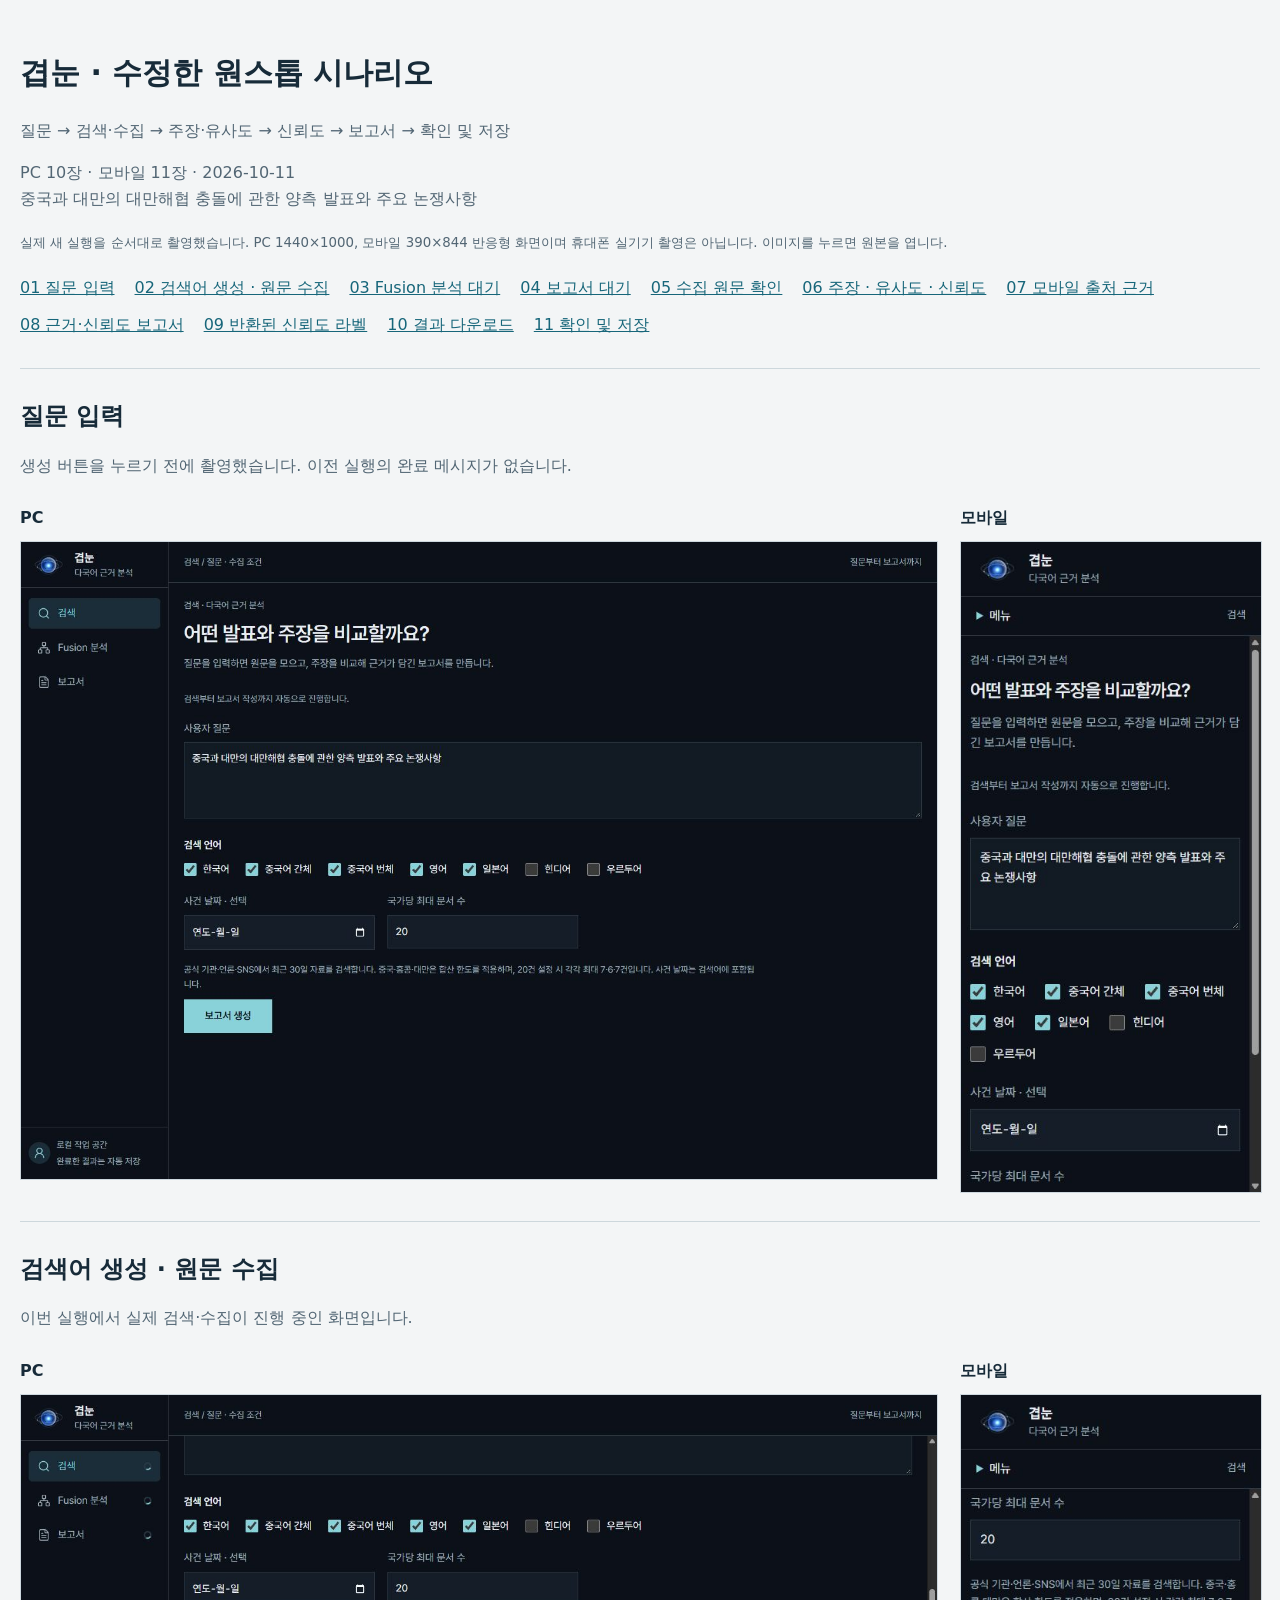
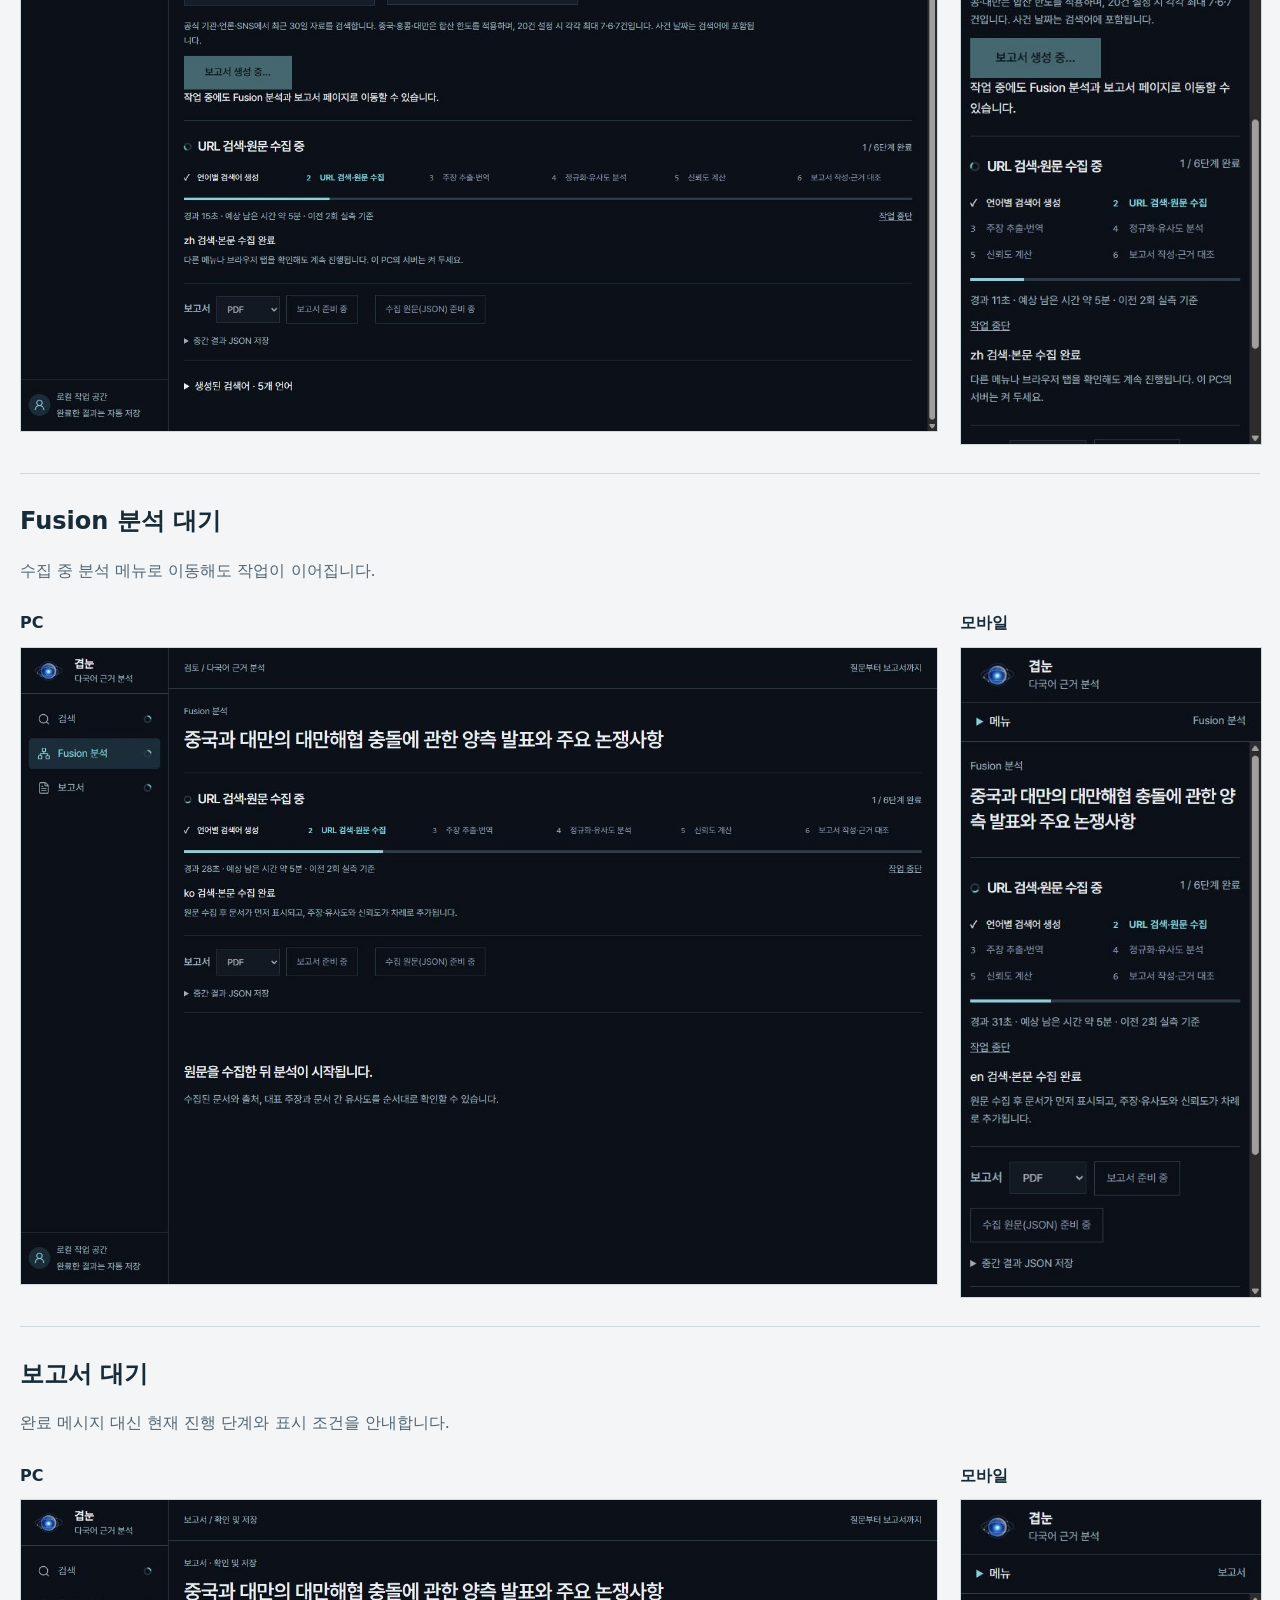
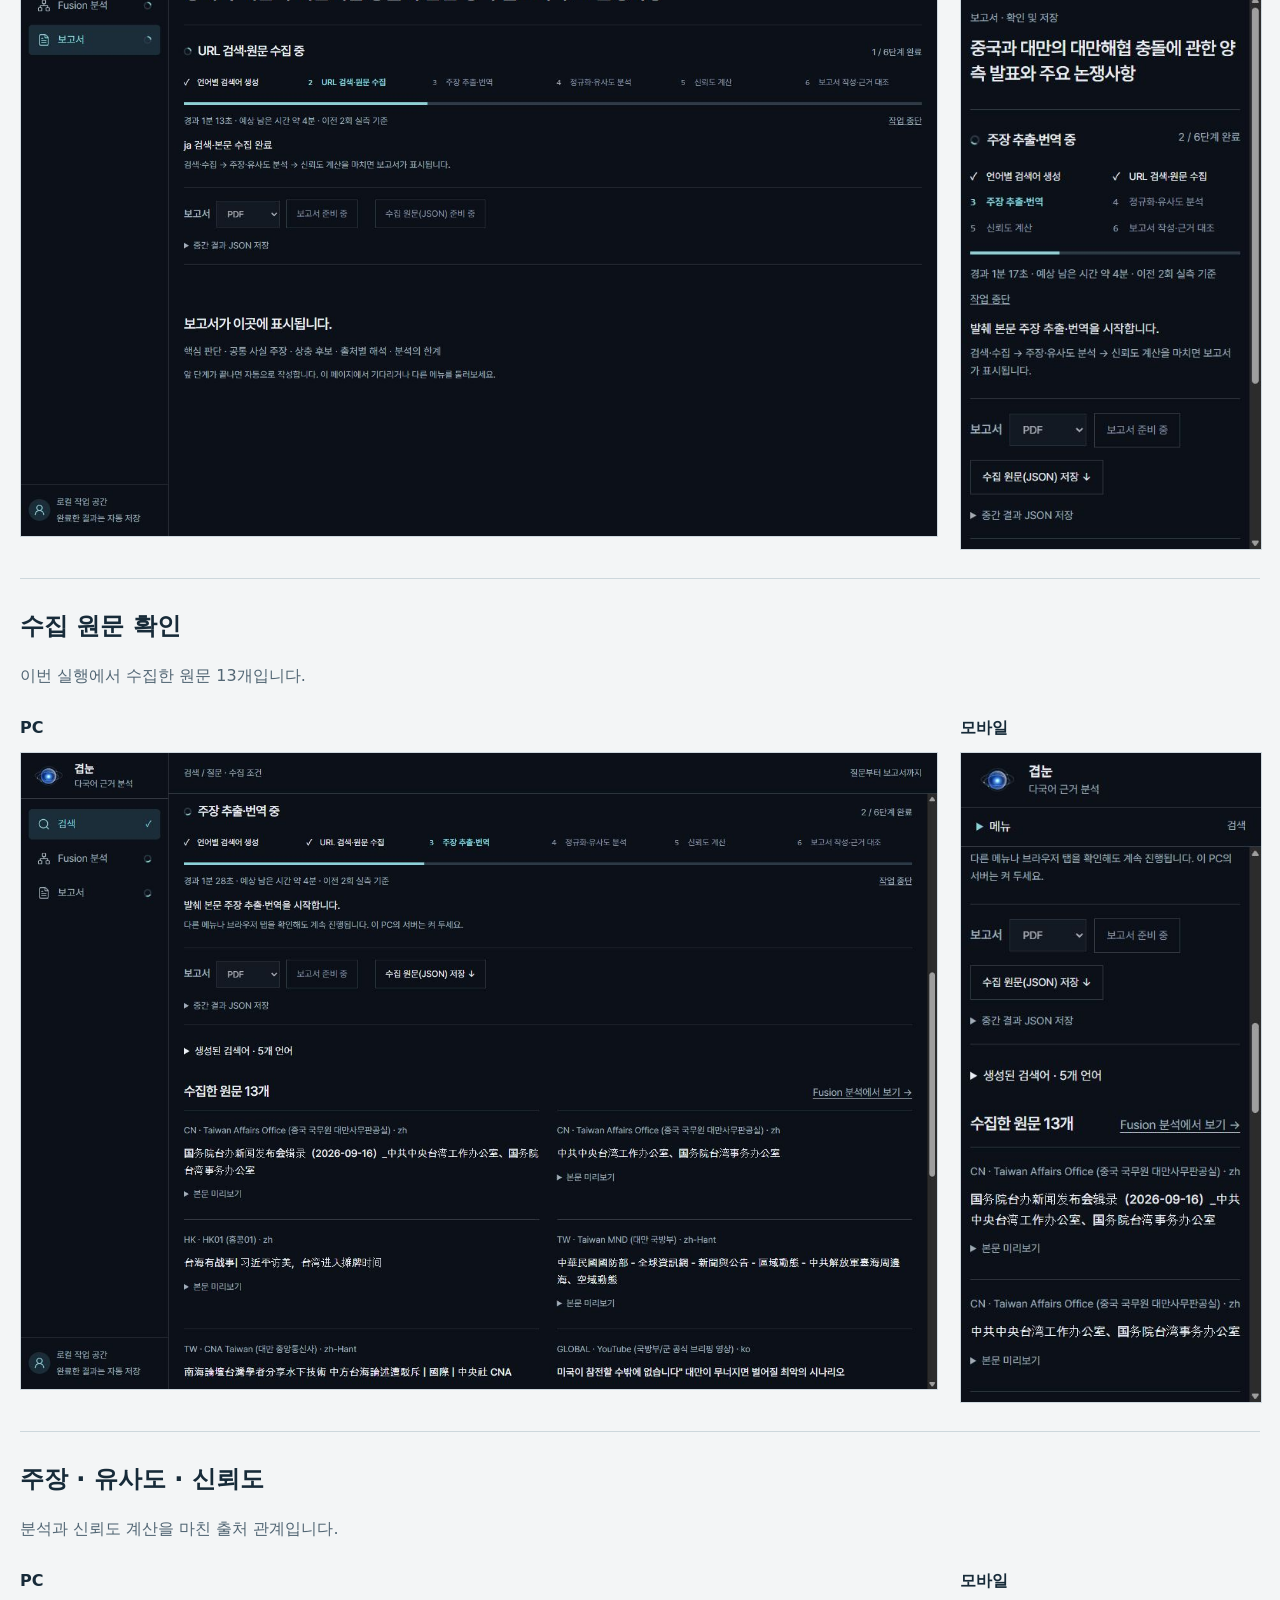
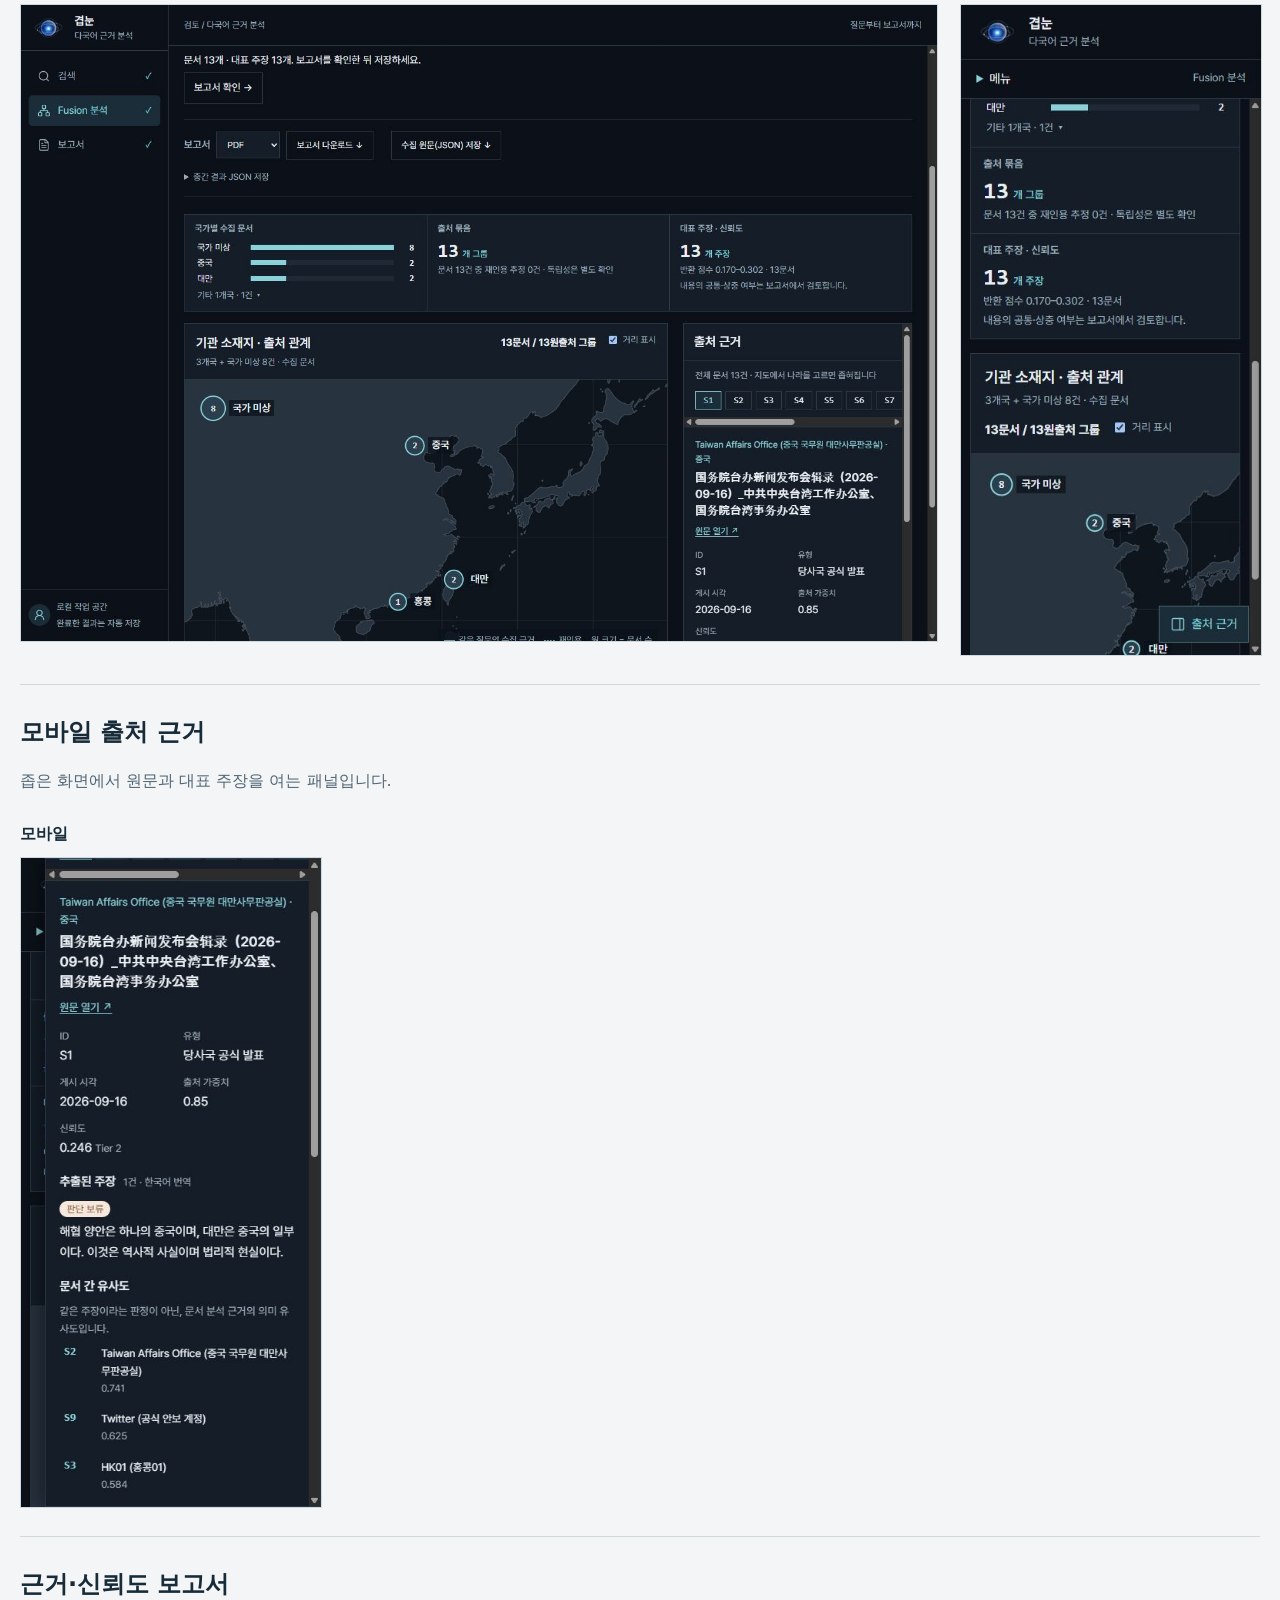
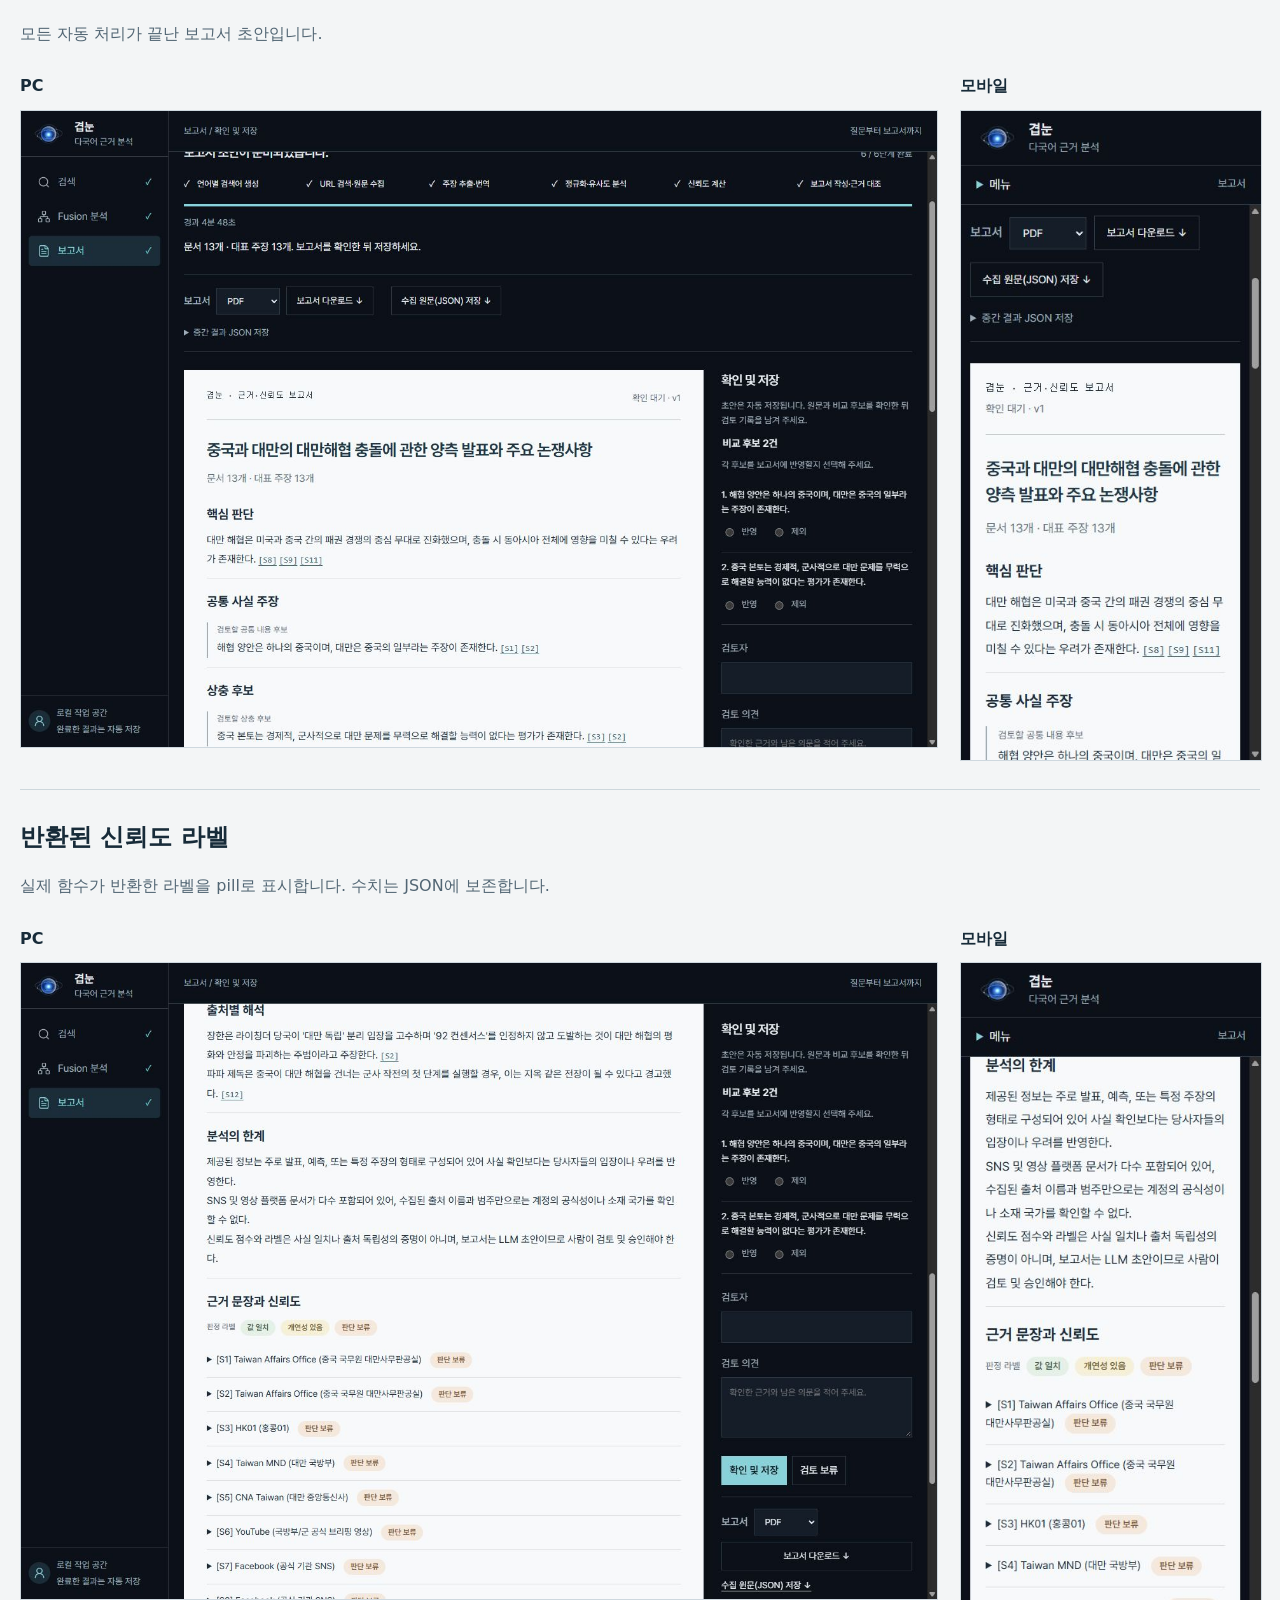
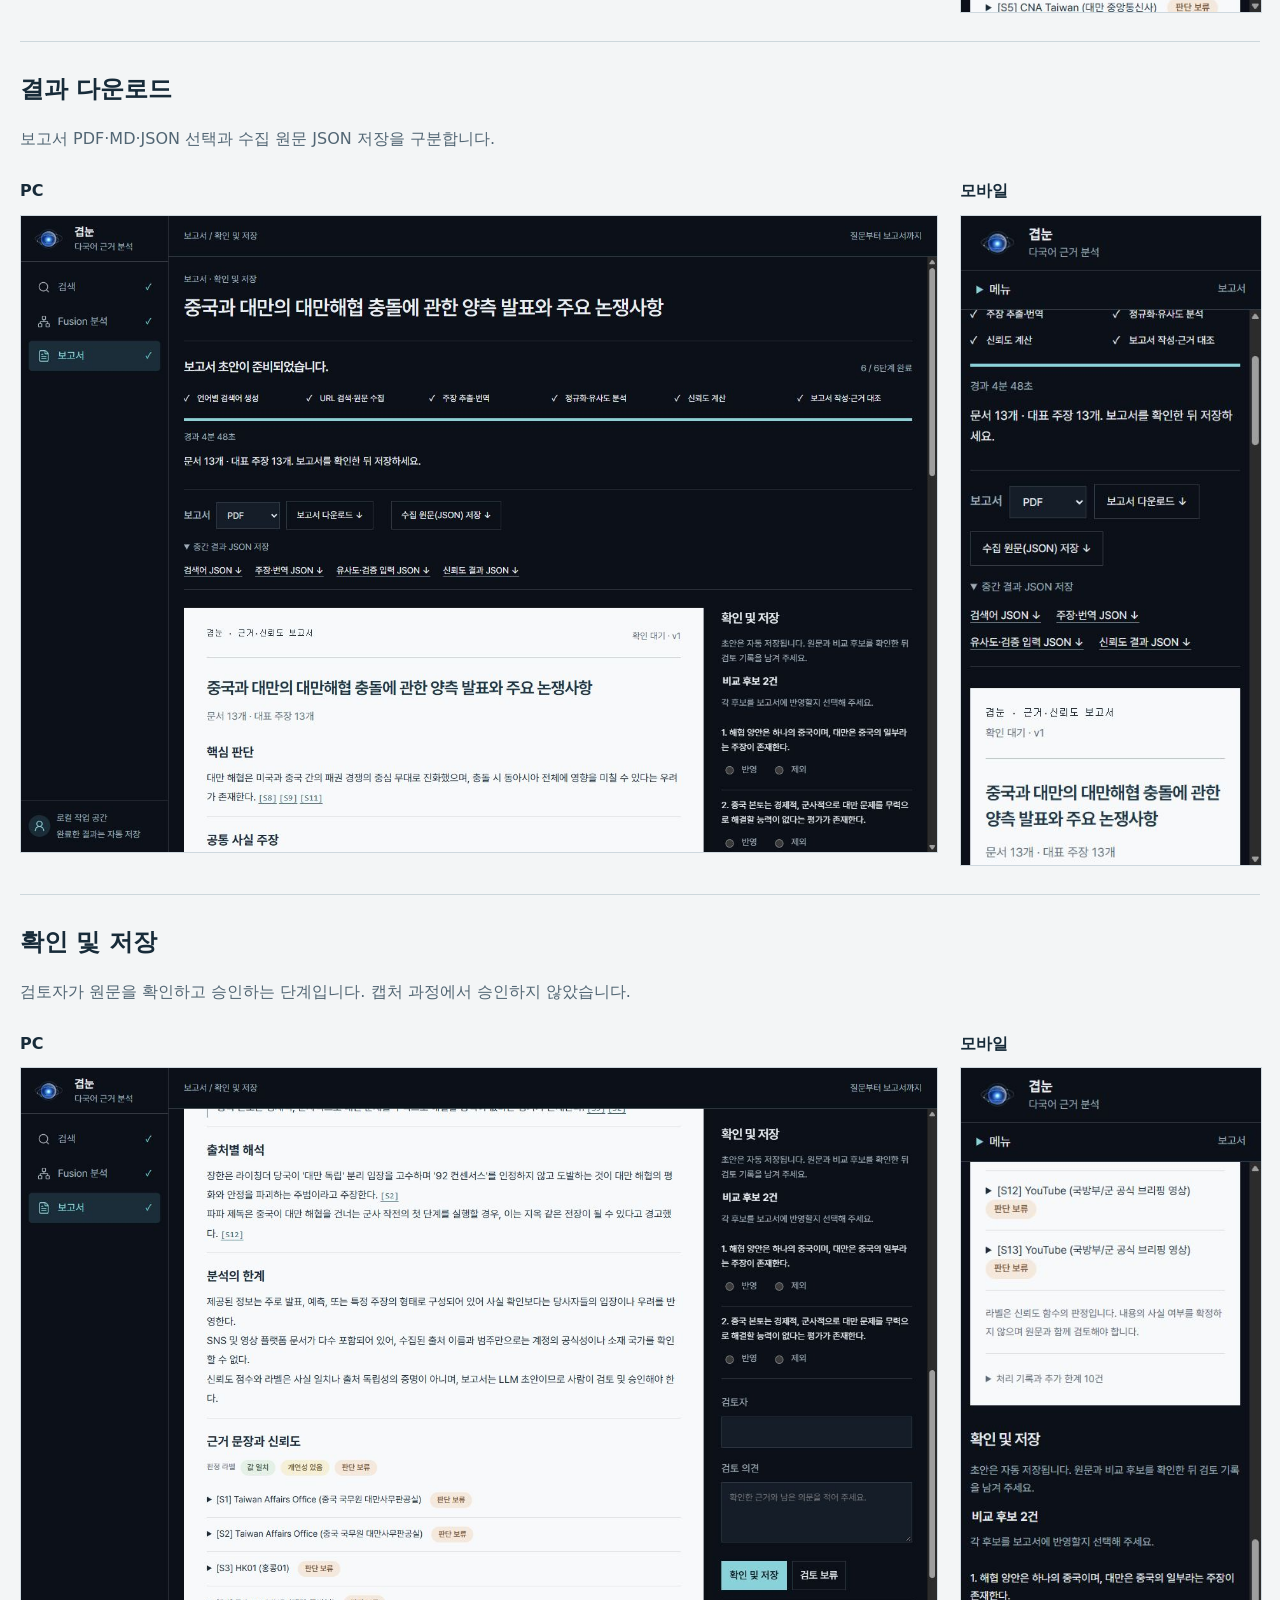
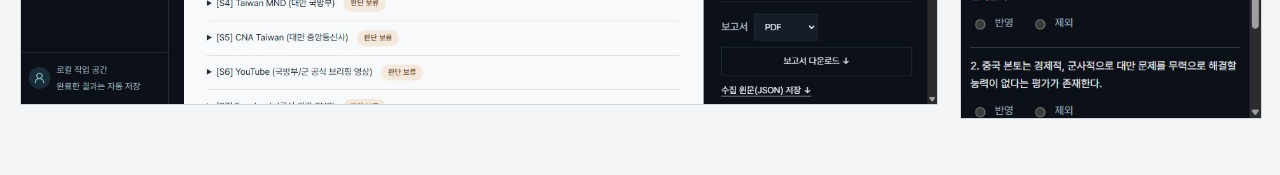
<file: docs/captures/one-stop-20261011-v2/index.html>
<!doctype html><html lang="ko"><meta charset="utf-8"><meta name="viewport" content="width=device-width,initial-scale=1"><title>겹눈 · 수정한 원스톱 시나리오 캡처</title><style>body{margin:0;background:#f3f5f6;color:#172b39;font:16px/1.65 system-ui,sans-serif}main{padding:28px 20px}h1{font-size:30px}h2{margin:0}p,small{color:#526674}section{padding:28px 0;border-top:1px solid #cdd7dc}.screens{display:flex;gap:24px;align-items:flex-start}figure{margin:0;min-width:0}figure.pc{flex:1}figure.mobile{width:300px;max-width:100%}img{width:100%;height:auto;display:block;border:1px solid #ced8df}figcaption{margin:10px 0;font-weight:600}a{color:#17667a}nav{display:flex;flex-wrap:wrap;gap:10px 20px;margin:20px 0 30px}@media(max-width:800px){.screens{flex-direction:column}main{padding:24px 12px}}</style><main><h1>겹눈 · 수정한 원스톱 시나리오</h1><p>질문 → 검색·수집 → 주장·유사도 → 신뢰도 → 보고서 → 확인 및 저장</p><p>PC 10장 · 모바일 11장 · 2026-10-11<br>중국과 대만의 대만해협 충돌에 관한 양측 발표와 주요 논쟁사항</p><small>실제 새 실행을 순서대로 촬영했습니다. PC 1440×1000, 모바일 390×844 반응형 화면이며 휴대폰 실기기 촬영은 아닙니다. 이미지를 누르면 원본을 엽니다.</small><nav><a href="#01-question">01 질문 입력</a><a href="#02-search-collecting">02 검색어 생성 · 원문 수집</a><a href="#03-fusion-waiting">03 Fusion 분석 대기</a><a href="#04-report-waiting">04 보고서 대기</a><a href="#05-collected-originals">05 수집 원문 확인</a><a href="#06-fusion-result">06 주장 · 유사도 · 신뢰도</a><a href="#06b-claims-evidence">07 모바일 출처 근거</a><a href="#07-report">08 근거·신뢰도 보고서</a><a href="#07b-labels">09 반환된 신뢰도 라벨</a><a href="#08-downloads">10 결과 다운로드</a><a href="#09-review-save">11 확인 및 저장</a></nav><section id="01-question"><h2>질문 입력</h2><p>생성 버튼을 누르기 전에 촬영했습니다. 이전 실행의 완료 메시지가 없습니다.</p><div class="screens"><figure class="pc"><figcaption>PC</figcaption><a href="pc/01-question.jpg" target="_blank"><img src="pc/01-question.jpg" alt="질문 입력 pc" loading="lazy"></a></figure><figure class="mobile"><figcaption>모바일</figcaption><a href="mobile/01-question.jpg" target="_blank"><img src="mobile/01-question.jpg" alt="질문 입력 mobile" loading="lazy"></a></figure></div></section><section id="02-search-collecting"><h2>검색어 생성 · 원문 수집</h2><p>이번 실행에서 실제 검색·수집이 진행 중인 화면입니다.</p><div class="screens"><figure class="pc"><figcaption>PC</figcaption><a href="pc/02-search-collecting.jpg" target="_blank"><img src="pc/02-search-collecting.jpg" alt="검색어 생성 · 원문 수집 pc" loading="lazy"></a></figure><figure class="mobile"><figcaption>모바일</figcaption><a href="mobile/02-search-collecting.jpg" target="_blank"><img src="mobile/02-search-collecting.jpg" alt="검색어 생성 · 원문 수집 mobile" loading="lazy"></a></figure></div></section><section id="03-fusion-waiting"><h2>Fusion 분석 대기</h2><p>수집 중 분석 메뉴로 이동해도 작업이 이어집니다.</p><div class="screens"><figure class="pc"><figcaption>PC</figcaption><a href="pc/03-fusion-waiting.jpg" target="_blank"><img src="pc/03-fusion-waiting.jpg" alt="Fusion 분석 대기 pc" loading="lazy"></a></figure><figure class="mobile"><figcaption>모바일</figcaption><a href="mobile/03-fusion-waiting.jpg" target="_blank"><img src="mobile/03-fusion-waiting.jpg" alt="Fusion 분석 대기 mobile" loading="lazy"></a></figure></div></section><section id="04-report-waiting"><h2>보고서 대기</h2><p>완료 메시지 대신 현재 진행 단계와 표시 조건을 안내합니다.</p><div class="screens"><figure class="pc"><figcaption>PC</figcaption><a href="pc/04-report-waiting.jpg" target="_blank"><img src="pc/04-report-waiting.jpg" alt="보고서 대기 pc" loading="lazy"></a></figure><figure class="mobile"><figcaption>모바일</figcaption><a href="mobile/04-report-waiting.jpg" target="_blank"><img src="mobile/04-report-waiting.jpg" alt="보고서 대기 mobile" loading="lazy"></a></figure></div></section><section id="05-collected-originals"><h2>수집 원문 확인</h2><p>이번 실행에서 수집한 원문 13개입니다.</p><div class="screens"><figure class="pc"><figcaption>PC</figcaption><a href="pc/05-collected-originals.jpg" target="_blank"><img src="pc/05-collected-originals.jpg" alt="수집 원문 확인 pc" loading="lazy"></a></figure><figure class="mobile"><figcaption>모바일</figcaption><a href="mobile/05-collected-originals.jpg" target="_blank"><img src="mobile/05-collected-originals.jpg" alt="수집 원문 확인 mobile" loading="lazy"></a></figure></div></section><section id="06-fusion-result"><h2>주장 · 유사도 · 신뢰도</h2><p>분석과 신뢰도 계산을 마친 출처 관계입니다.</p><div class="screens"><figure class="pc"><figcaption>PC</figcaption><a href="pc/06-fusion-result.jpg" target="_blank"><img src="pc/06-fusion-result.jpg" alt="주장 · 유사도 · 신뢰도 pc" loading="lazy"></a></figure><figure class="mobile"><figcaption>모바일</figcaption><a href="mobile/06-fusion-result.jpg" target="_blank"><img src="mobile/06-fusion-result.jpg" alt="주장 · 유사도 · 신뢰도 mobile" loading="lazy"></a></figure></div></section><section id="06b-claims-evidence"><h2>모바일 출처 근거</h2><p>좁은 화면에서 원문과 대표 주장을 여는 패널입니다.</p><div class="screens"><figure class="mobile"><figcaption>모바일</figcaption><a href="mobile/06b-claims-evidence.jpg" target="_blank"><img src="mobile/06b-claims-evidence.jpg" alt="모바일 출처 근거 mobile" loading="lazy"></a></figure></div></section><section id="07-report"><h2>근거·신뢰도 보고서</h2><p>모든 자동 처리가 끝난 보고서 초안입니다.</p><div class="screens"><figure class="pc"><figcaption>PC</figcaption><a href="pc/07-report.jpg" target="_blank"><img src="pc/07-report.jpg" alt="근거·신뢰도 보고서 pc" loading="lazy"></a></figure><figure class="mobile"><figcaption>모바일</figcaption><a href="mobile/07-report.jpg" target="_blank"><img src="mobile/07-report.jpg" alt="근거·신뢰도 보고서 mobile" loading="lazy"></a></figure></div></section><section id="07b-labels"><h2>반환된 신뢰도 라벨</h2><p>실제 함수가 반환한 라벨을 pill로 표시합니다. 수치는 JSON에 보존합니다.</p><div class="screens"><figure class="pc"><figcaption>PC</figcaption><a href="pc/07b-labels.jpg" target="_blank"><img src="pc/07b-labels.jpg" alt="반환된 신뢰도 라벨 pc" loading="lazy"></a></figure><figure class="mobile"><figcaption>모바일</figcaption><a href="mobile/07b-labels.jpg" target="_blank"><img src="mobile/07b-labels.jpg" alt="반환된 신뢰도 라벨 mobile" loading="lazy"></a></figure></div></section><section id="08-downloads"><h2>결과 다운로드</h2><p>보고서 PDF·MD·JSON 선택과 수집 원문 JSON 저장을 구분합니다.</p><div class="screens"><figure class="pc"><figcaption>PC</figcaption><a href="pc/08-downloads.jpg" target="_blank"><img src="pc/08-downloads.jpg" alt="결과 다운로드 pc" loading="lazy"></a></figure><figure class="mobile"><figcaption>모바일</figcaption><a href="mobile/08-downloads.jpg" target="_blank"><img src="mobile/08-downloads.jpg" alt="결과 다운로드 mobile" loading="lazy"></a></figure></div></section><section id="09-review-save"><h2>확인 및 저장</h2><p>검토자가 원문을 확인하고 승인하는 단계입니다. 캡처 과정에서 승인하지 않았습니다.</p><div class="screens"><figure class="pc"><figcaption>PC</figcaption><a href="pc/09-review-save.jpg" target="_blank"><img src="pc/09-review-save.jpg" alt="확인 및 저장 pc" loading="lazy"></a></figure><figure class="mobile"><figcaption>모바일</figcaption><a href="mobile/09-review-save.jpg" target="_blank"><img src="mobile/09-review-save.jpg" alt="확인 및 저장 mobile" loading="lazy"></a></figure></div></section></main></html>
</file>
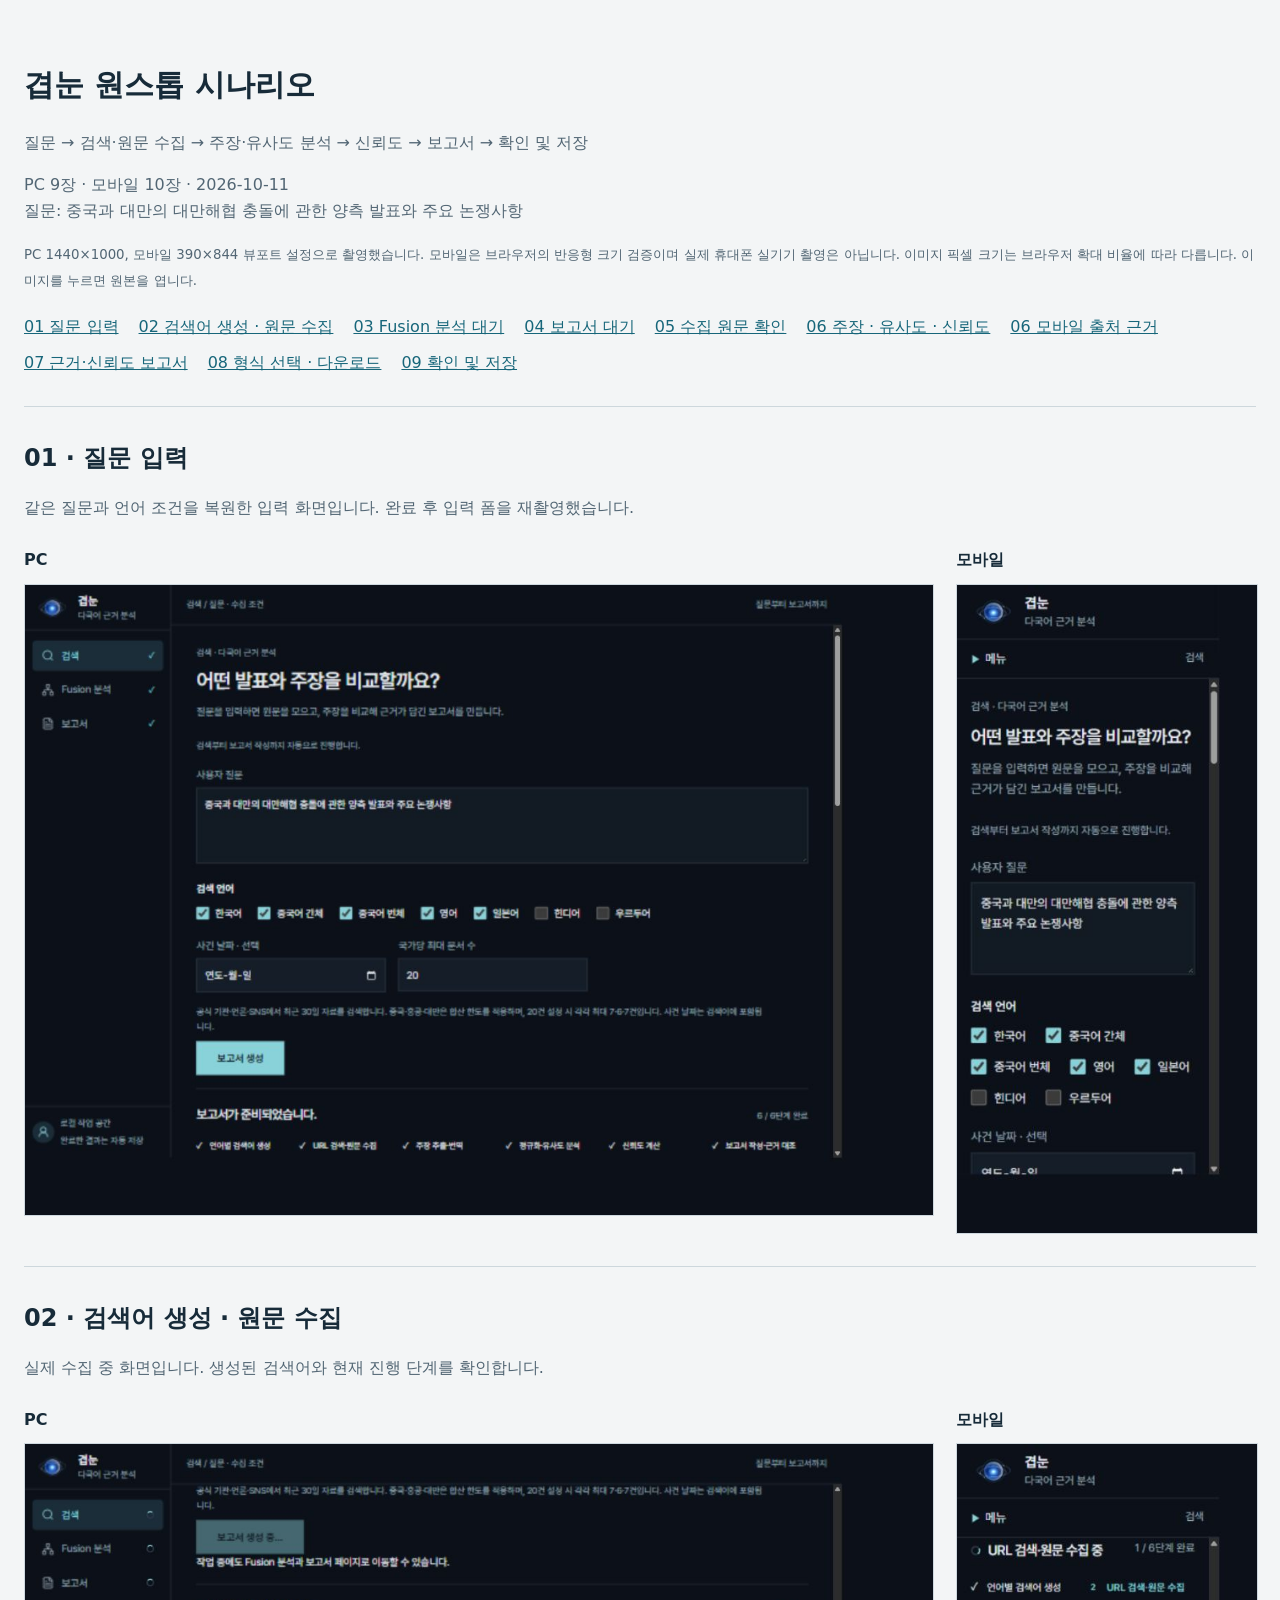
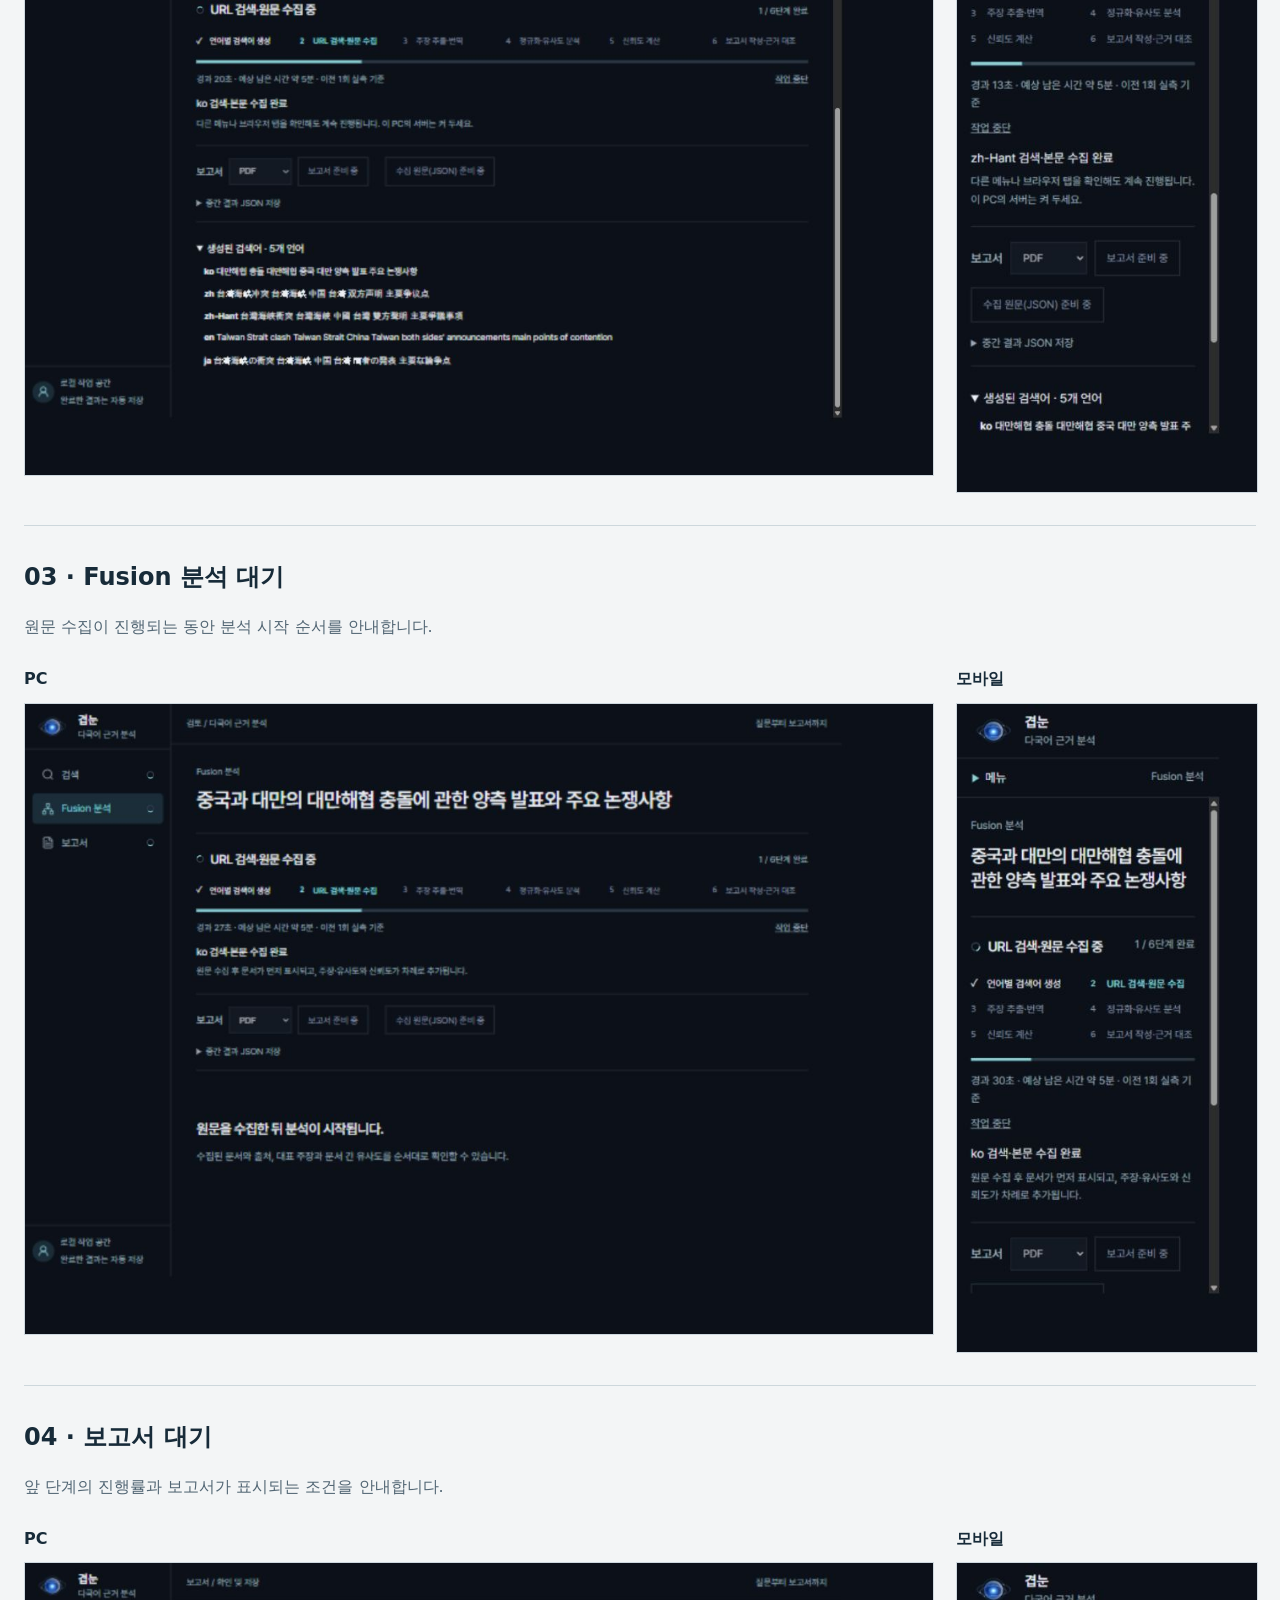
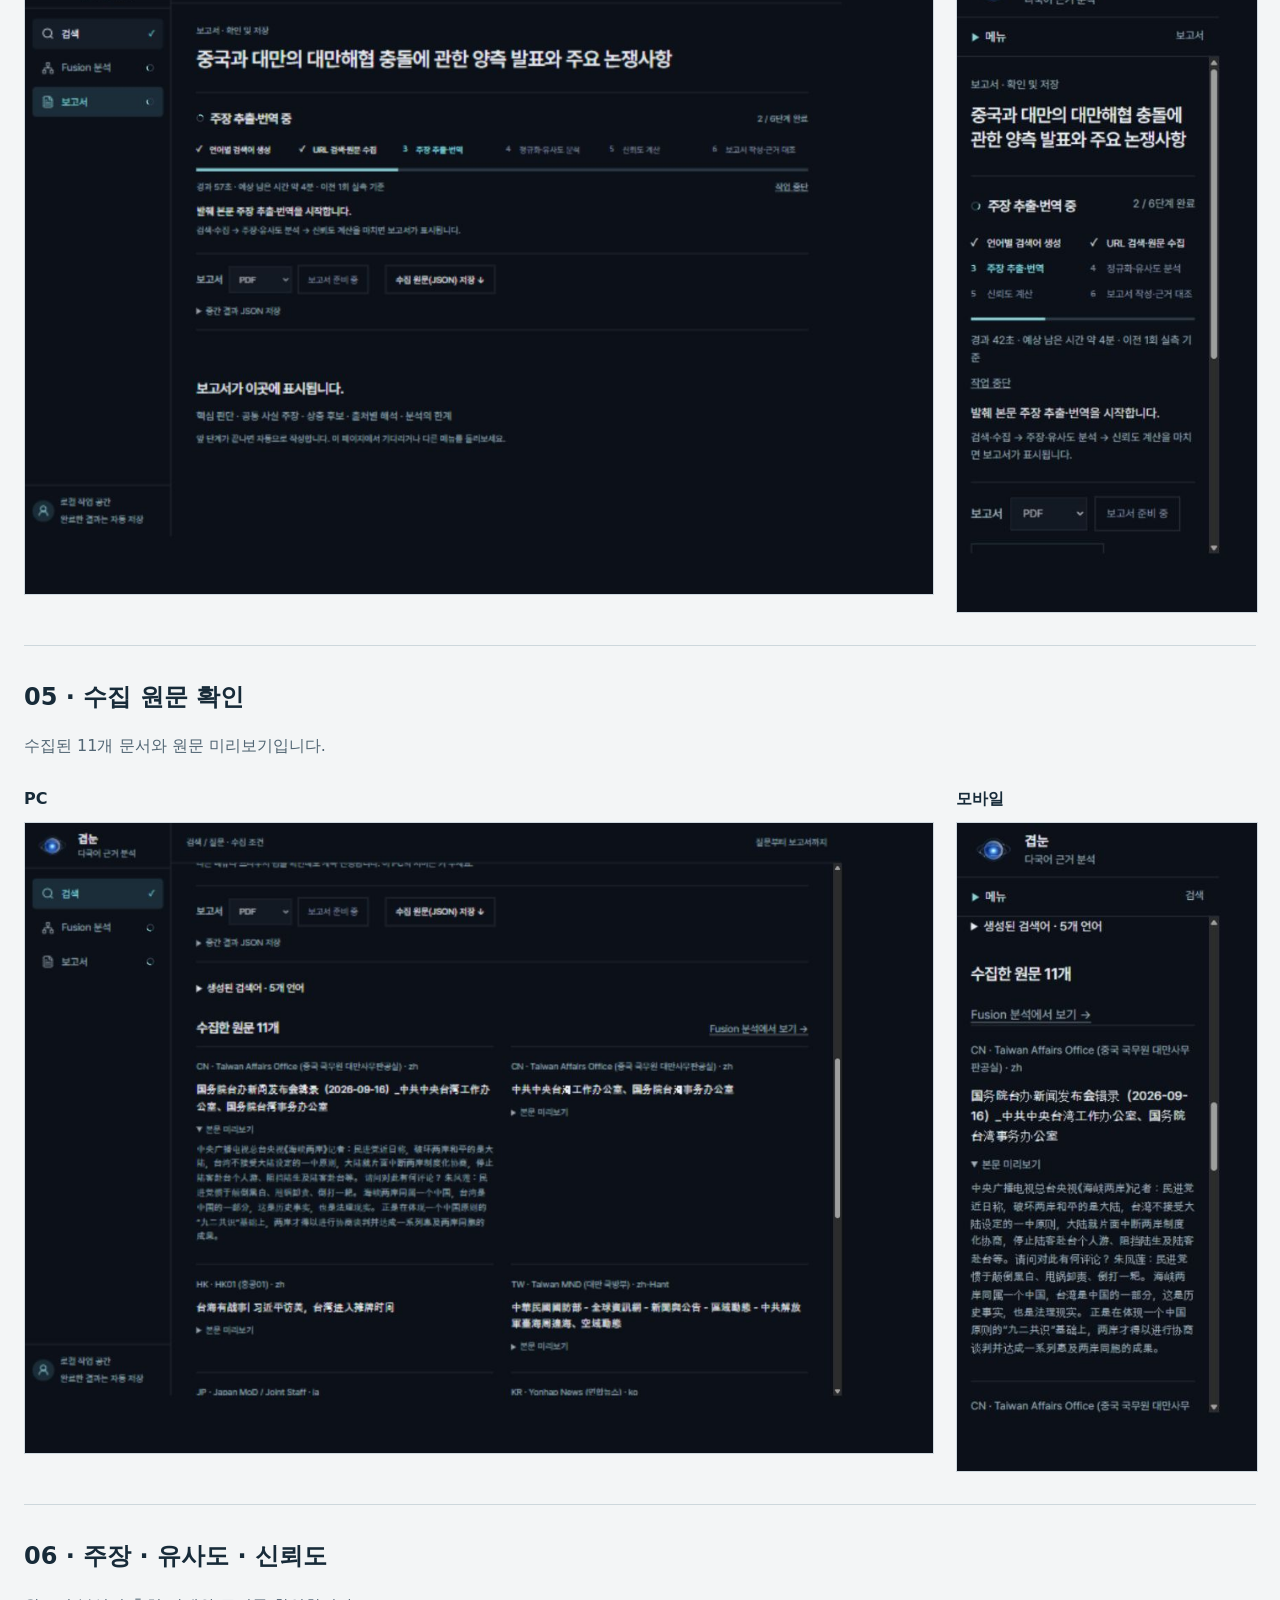
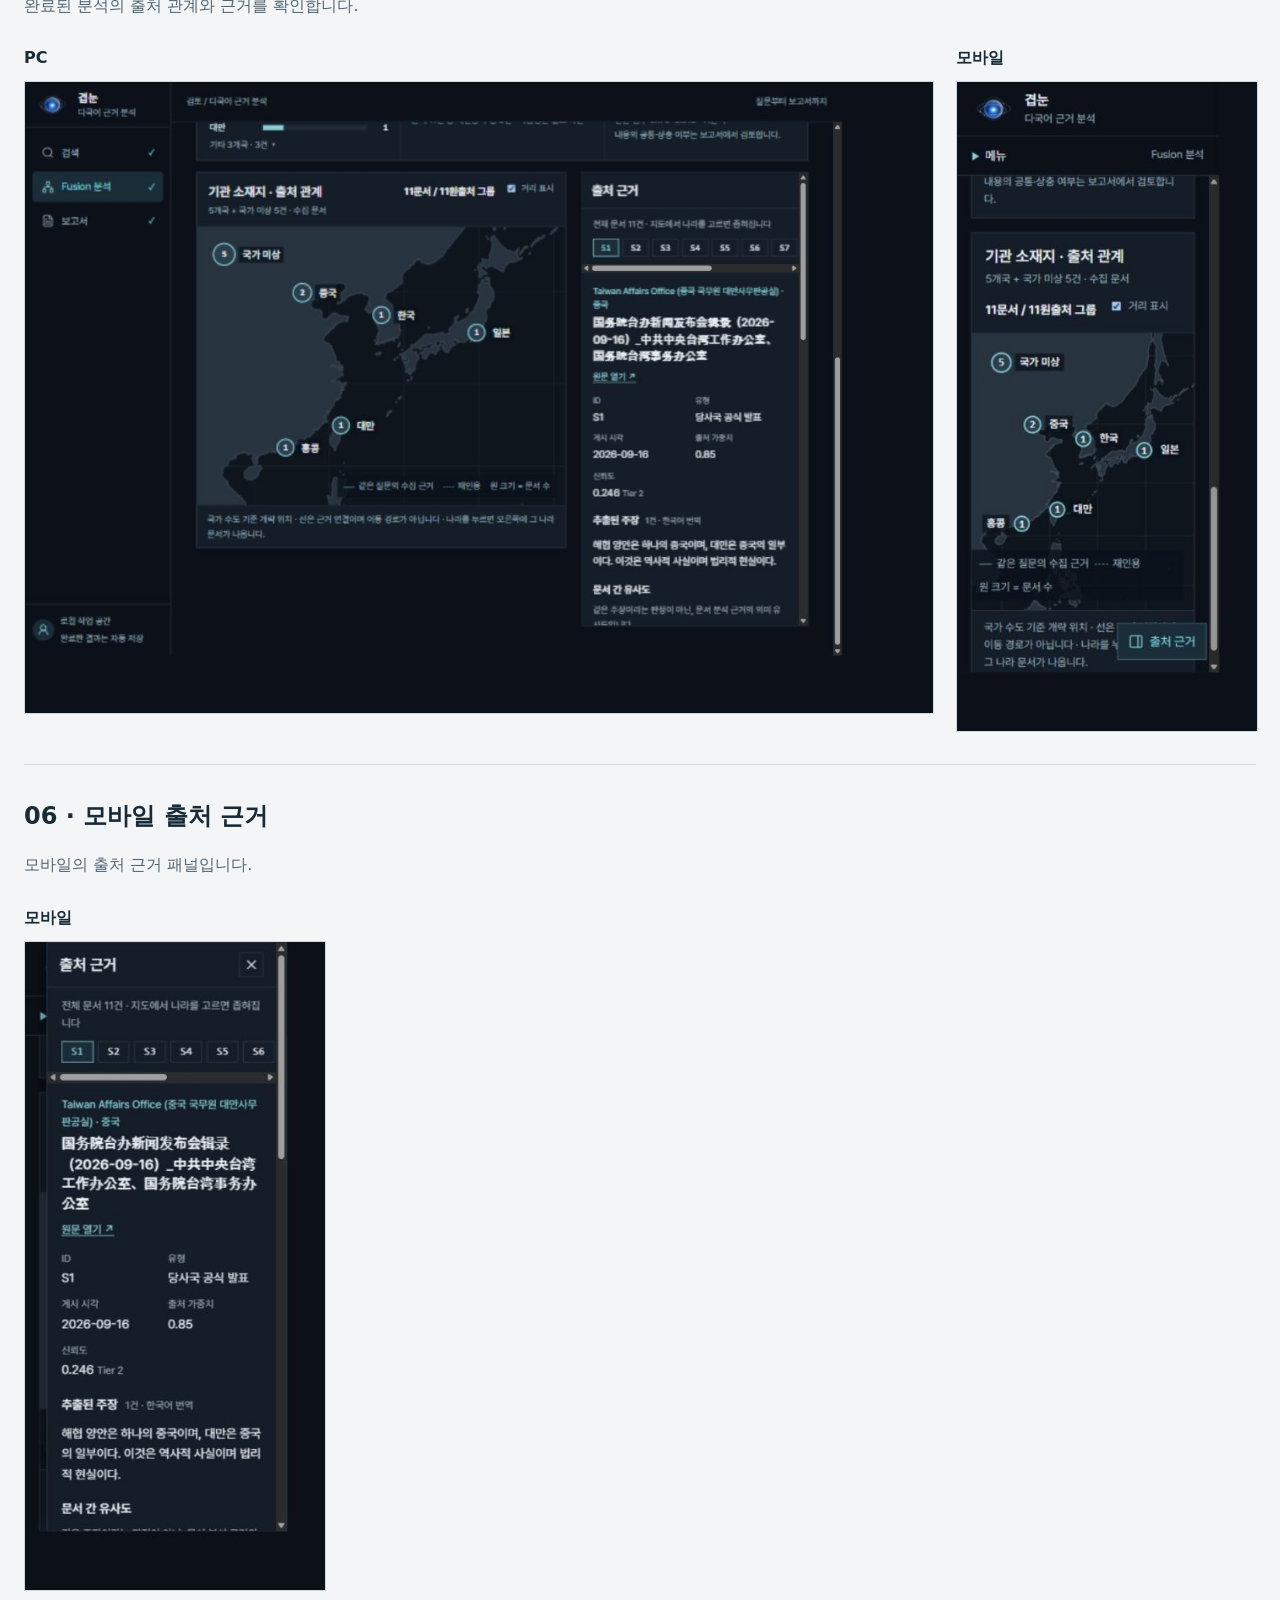
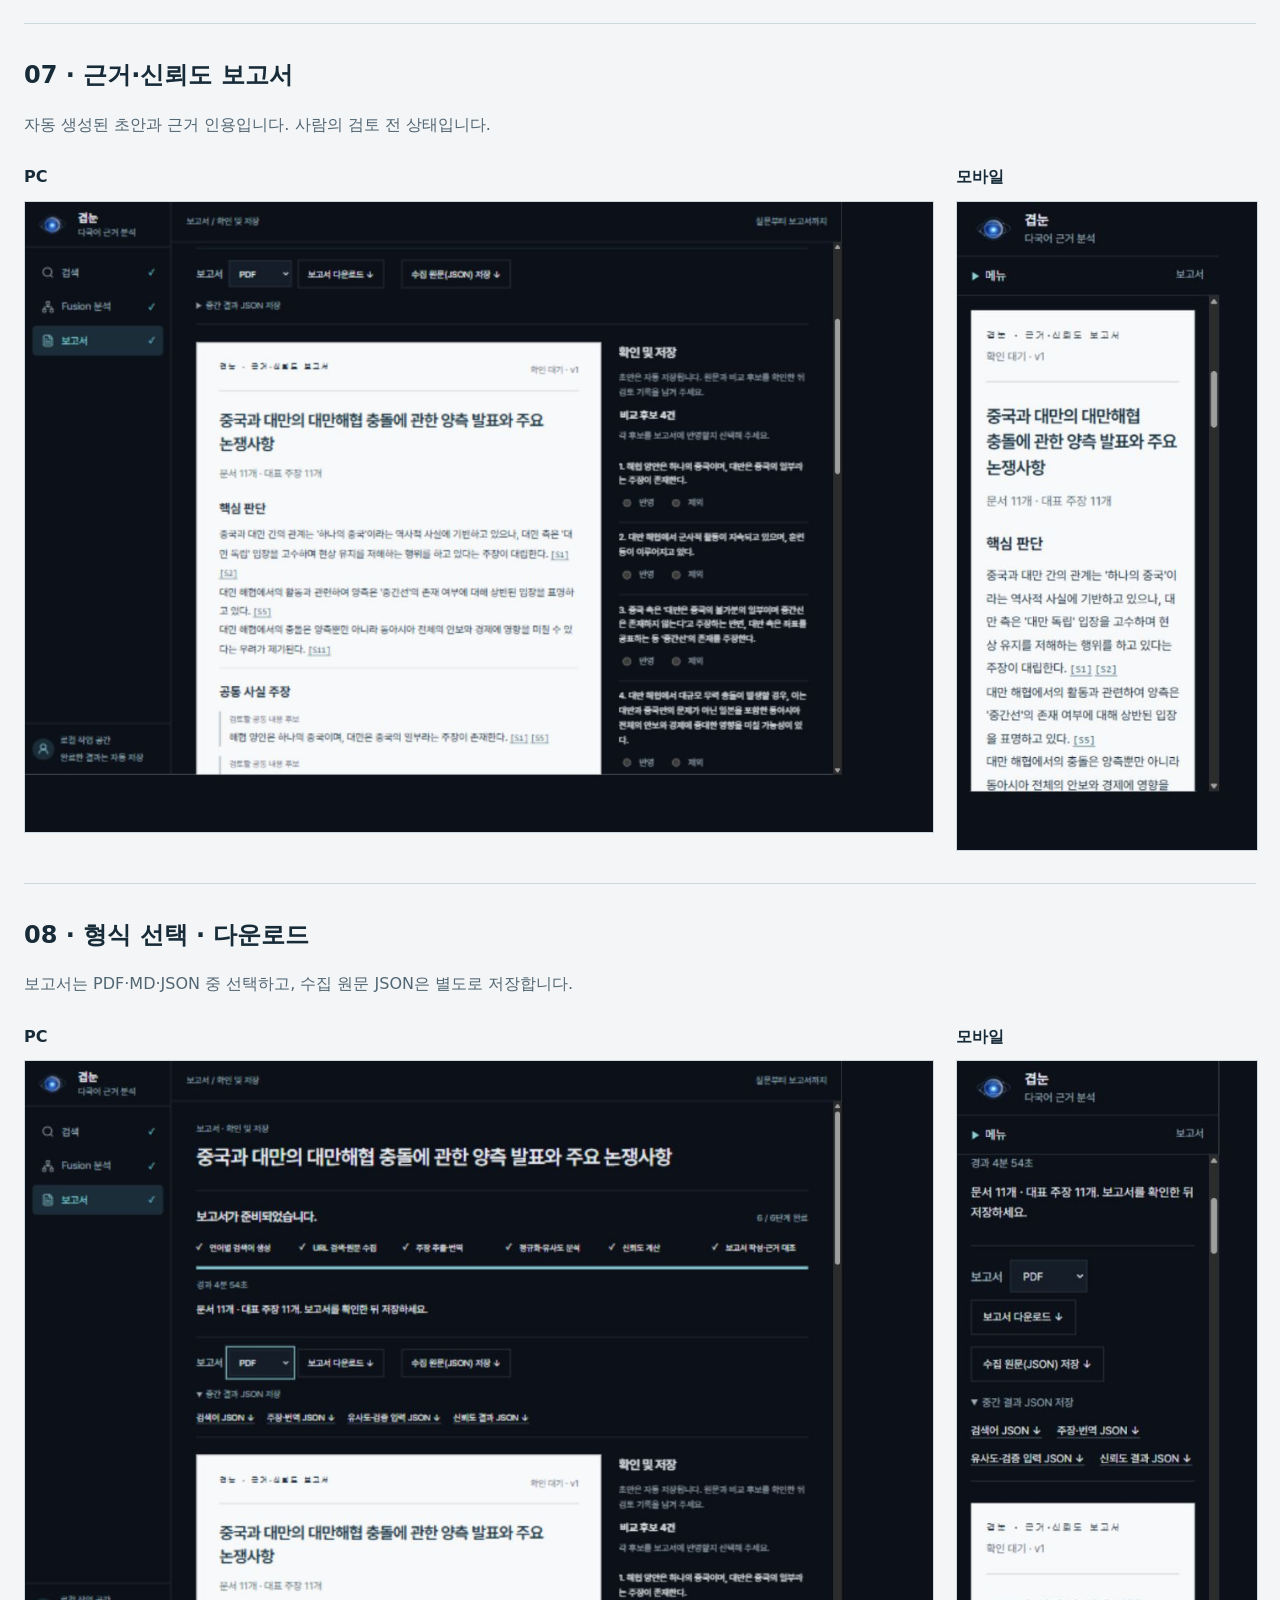
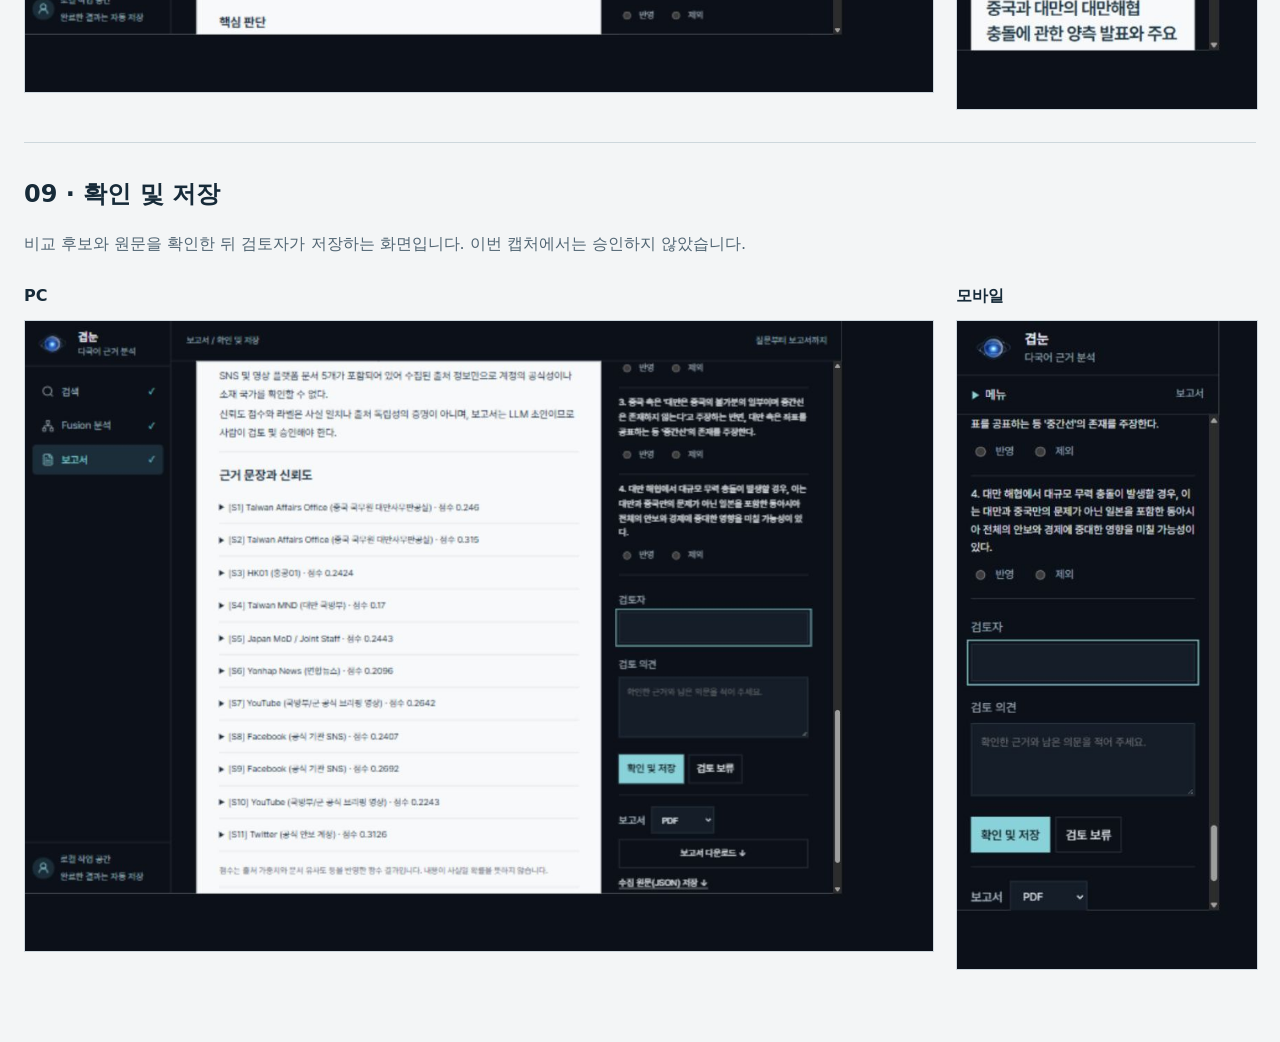
<file: docs/captures/one-stop-20261011/index.html>
<!doctype html><html lang="ko"><meta charset="utf-8"><meta name="viewport" content="width=device-width,initial-scale=1"><title>겹눈 원스톱 시나리오 · PC·모바일 캡처</title><style>body{margin:0;background:#f3f5f6;color:#172b39;font:16px/1.65 system-ui,sans-serif}main{max-width:1500px;padding:40px 24px;margin:auto}h1{font-size:30px}h2{margin:0}p{color:#526674}section{padding:32px 0;border-top:1px solid #cdd7dc}.screens{display:flex;gap:24px;align-items:flex-start}figure{margin:0;min-width:0}figure.pc{flex:1}figure.mobile{width:300px;max-width:100%}img{width:100%;height:auto;display:block;border:1px solid #ced8df}figcaption{margin:10px 0;font-weight:600}a{color:#17667a}nav{display:flex;flex-wrap:wrap;gap:10px 20px;margin:20px 0 30px}small{color:#526674}@media(max-width:800px){.screens{flex-direction:column}figure.mobile{width:300px}main{padding:24px 16px}}</style><main><h1>겹눈 원스톱 시나리오</h1><p>질문 → 검색·원문 수집 → 주장·유사도 분석 → 신뢰도 → 보고서 → 확인 및 저장</p><p>PC 9장 · 모바일 10장 · 2026-10-11<br>질문: 중국과 대만의 대만해협 충돌에 관한 양측 발표와 주요 논쟁사항</p><small>PC 1440×1000, 모바일 390×844 뷰포트 설정으로 촬영했습니다. 모바일은 브라우저의 반응형 크기 검증이며 실제 휴대폰 실기기 촬영은 아닙니다. 이미지 픽셀 크기는 브라우저 확대 비율에 따라 다릅니다. 이미지를 누르면 원본을 엽니다.</small><nav><a href="#01-question">01 질문 입력</a><a href="#02-search-collecting">02 검색어 생성 · 원문 수집</a><a href="#03-fusion-waiting">03 Fusion 분석 대기</a><a href="#04-report-waiting">04 보고서 대기</a><a href="#05-collected-originals">05 수집 원문 확인</a><a href="#06-fusion-result">06 주장 · 유사도 · 신뢰도</a><a href="#06b-claims-evidence">06 모바일 출처 근거</a><a href="#07-report">07 근거·신뢰도 보고서</a><a href="#08-downloads">08 형식 선택 · 다운로드</a><a href="#09-review-save">09 확인 및 저장</a></nav><section id="01-question"><h2>01 · 질문 입력</h2><p>같은 질문과 언어 조건을 복원한 입력 화면입니다. 완료 후 입력 폼을 재촬영했습니다.</p><div class="screens"><figure class="pc"><figcaption>PC</figcaption><a href="pc/01-question.jpg" target="_blank"><img src="pc/01-question.jpg" alt="질문 입력 pc 화면" loading="lazy"></a></figure><figure class="mobile"><figcaption>모바일</figcaption><a href="mobile/01-question.jpg" target="_blank"><img src="mobile/01-question.jpg" alt="질문 입력 mobile 화면" loading="lazy"></a></figure></div></section><section id="02-search-collecting"><h2>02 · 검색어 생성 · 원문 수집</h2><p>실제 수집 중 화면입니다. 생성된 검색어와 현재 진행 단계를 확인합니다.</p><div class="screens"><figure class="pc"><figcaption>PC</figcaption><a href="pc/02-search-collecting.jpg" target="_blank"><img src="pc/02-search-collecting.jpg" alt="검색어 생성 · 원문 수집 pc 화면" loading="lazy"></a></figure><figure class="mobile"><figcaption>모바일</figcaption><a href="mobile/02-search-collecting.jpg" target="_blank"><img src="mobile/02-search-collecting.jpg" alt="검색어 생성 · 원문 수집 mobile 화면" loading="lazy"></a></figure></div></section><section id="03-fusion-waiting"><h2>03 · Fusion 분석 대기</h2><p>원문 수집이 진행되는 동안 분석 시작 순서를 안내합니다.</p><div class="screens"><figure class="pc"><figcaption>PC</figcaption><a href="pc/03-fusion-waiting.jpg" target="_blank"><img src="pc/03-fusion-waiting.jpg" alt="Fusion 분석 대기 pc 화면" loading="lazy"></a></figure><figure class="mobile"><figcaption>모바일</figcaption><a href="mobile/03-fusion-waiting.jpg" target="_blank"><img src="mobile/03-fusion-waiting.jpg" alt="Fusion 분석 대기 mobile 화면" loading="lazy"></a></figure></div></section><section id="04-report-waiting"><h2>04 · 보고서 대기</h2><p>앞 단계의 진행률과 보고서가 표시되는 조건을 안내합니다.</p><div class="screens"><figure class="pc"><figcaption>PC</figcaption><a href="pc/04-report-waiting.jpg" target="_blank"><img src="pc/04-report-waiting.jpg" alt="보고서 대기 pc 화면" loading="lazy"></a></figure><figure class="mobile"><figcaption>모바일</figcaption><a href="mobile/04-report-waiting.jpg" target="_blank"><img src="mobile/04-report-waiting.jpg" alt="보고서 대기 mobile 화면" loading="lazy"></a></figure></div></section><section id="05-collected-originals"><h2>05 · 수집 원문 확인</h2><p>수집된 11개 문서와 원문 미리보기입니다.</p><div class="screens"><figure class="pc"><figcaption>PC</figcaption><a href="pc/05-collected-originals.jpg" target="_blank"><img src="pc/05-collected-originals.jpg" alt="수집 원문 확인 pc 화면" loading="lazy"></a></figure><figure class="mobile"><figcaption>모바일</figcaption><a href="mobile/05-collected-originals.jpg" target="_blank"><img src="mobile/05-collected-originals.jpg" alt="수집 원문 확인 mobile 화면" loading="lazy"></a></figure></div></section><section id="06-fusion-result"><h2>06 · 주장 · 유사도 · 신뢰도</h2><p>완료된 분석의 출처 관계와 근거를 확인합니다.</p><div class="screens"><figure class="pc"><figcaption>PC</figcaption><a href="pc/06-fusion-result.jpg" target="_blank"><img src="pc/06-fusion-result.jpg" alt="주장 · 유사도 · 신뢰도 pc 화면" loading="lazy"></a></figure><figure class="mobile"><figcaption>모바일</figcaption><a href="mobile/06-fusion-result.jpg" target="_blank"><img src="mobile/06-fusion-result.jpg" alt="주장 · 유사도 · 신뢰도 mobile 화면" loading="lazy"></a></figure></div></section><section id="06b-claims-evidence"><h2>06 · 모바일 출처 근거</h2><p>모바일의 출처 근거 패널입니다.</p><div class="screens"><figure class="mobile"><figcaption>모바일</figcaption><a href="mobile/06b-claims-evidence.jpg" target="_blank"><img src="mobile/06b-claims-evidence.jpg" alt="모바일 출처 근거 mobile 화면" loading="lazy"></a></figure></div></section><section id="07-report"><h2>07 · 근거·신뢰도 보고서</h2><p>자동 생성된 초안과 근거 인용입니다. 사람의 검토 전 상태입니다.</p><div class="screens"><figure class="pc"><figcaption>PC</figcaption><a href="pc/07-report.jpg" target="_blank"><img src="pc/07-report.jpg" alt="근거·신뢰도 보고서 pc 화면" loading="lazy"></a></figure><figure class="mobile"><figcaption>모바일</figcaption><a href="mobile/07-report.jpg" target="_blank"><img src="mobile/07-report.jpg" alt="근거·신뢰도 보고서 mobile 화면" loading="lazy"></a></figure></div></section><section id="08-downloads"><h2>08 · 형식 선택 · 다운로드</h2><p>보고서는 PDF·MD·JSON 중 선택하고, 수집 원문 JSON은 별도로 저장합니다.</p><div class="screens"><figure class="pc"><figcaption>PC</figcaption><a href="pc/08-downloads.jpg" target="_blank"><img src="pc/08-downloads.jpg" alt="형식 선택 · 다운로드 pc 화면" loading="lazy"></a></figure><figure class="mobile"><figcaption>모바일</figcaption><a href="mobile/08-downloads.jpg" target="_blank"><img src="mobile/08-downloads.jpg" alt="형식 선택 · 다운로드 mobile 화면" loading="lazy"></a></figure></div></section><section id="09-review-save"><h2>09 · 확인 및 저장</h2><p>비교 후보와 원문을 확인한 뒤 검토자가 저장하는 화면입니다. 이번 캡처에서는 승인하지 않았습니다.</p><div class="screens"><figure class="pc"><figcaption>PC</figcaption><a href="pc/09-review-save.jpg" target="_blank"><img src="pc/09-review-save.jpg" alt="확인 및 저장 pc 화면" loading="lazy"></a></figure><figure class="mobile"><figcaption>모바일</figcaption><a href="mobile/09-review-save.jpg" target="_blank"><img src="mobile/09-review-save.jpg" alt="확인 및 저장 mobile 화면" loading="lazy"></a></figure></div></section></main></html>
</file>
